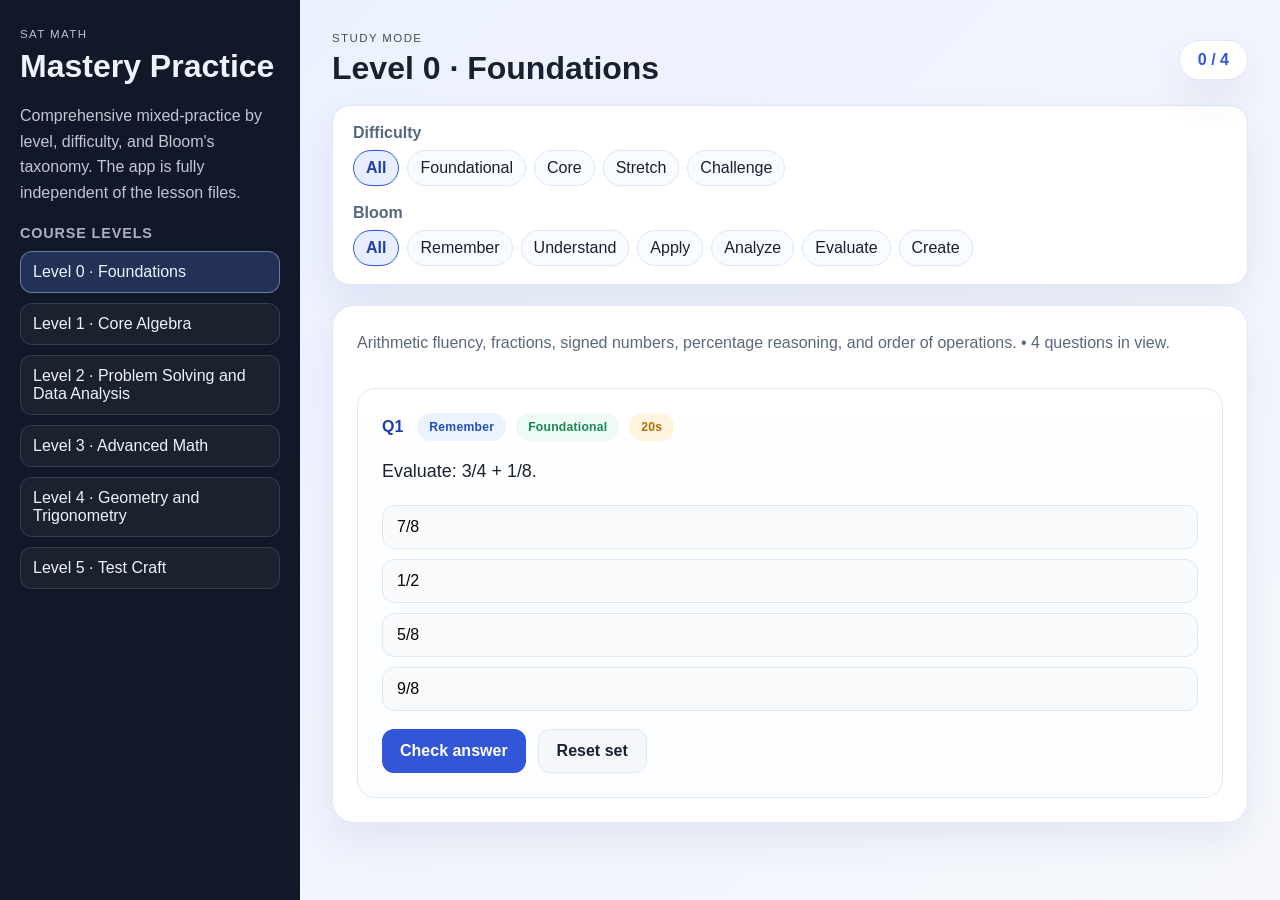
<file: interactive-practice/index.html>
<!DOCTYPE html>
<html lang="en">
  <head>
    <meta charset="UTF-8" />
    <meta name="viewport" content="width=device-width, initial-scale=1.0" />
    <title>SAT Math Mastery Practice</title>
    <link rel="stylesheet" href="styles.css" />
  </head>
  <body>
    <div class="app-shell">
      <aside class="sidebar">
        <div class="brand-block">
          <p class="eyebrow">SAT Math</p>
          <h1>Mastery Practice</h1>
        </div>

        <p class="sidebar-intro">
          Comprehensive mixed-practice by level, difficulty, and Bloom's taxonomy. The app is fully independent of the lesson files.
        </p>

        <div class="sidebar-section">
          <h3>Course levels</h3>
          <nav id="topicList" aria-label="Topic navigation"></nav>
        </div>
      </aside>

      <main class="content">
        <header class="topbar">
          <div>
            <p class="eyebrow">Study mode</p>
            <h2 id="topicTitle">Select a level</h2>
          </div>
          <div class="summary-box">
            <span id="currentScore">0</span>
            <span>/</span>
            <span id="totalQuestions">0</span>
          </div>
        </header>

        <section class="toolbar" aria-label="Practice filters">
          <div class="filter-group">
            <span class="filter-label">Difficulty</span>
            <div id="difficultyFilters" class="chip-row"></div>
          </div>

          <div class="filter-group">
            <span class="filter-label">Bloom</span>
            <div id="bloomFilters" class="chip-row"></div>
          </div>
        </section>

        <section class="quiz-panel">
          <div id="topicMeta" class="topic-meta"></div>

          <div id="questionCard" class="question-card hidden">
            <div class="meta-row">
              <span id="questionNumber" class="question-number">Q1</span>
              <span id="bloomBadge" class="meta-pill bloom-pill">Remember</span>
              <span id="difficultyBadge" class="meta-pill difficulty-pill">Easy</span>
              <span id="timeBadge" class="meta-pill time-pill">20s</span>
            </div>

            <p id="questionText" class="question-text"></p>
            <div id="answerArea" class="answer-area"></div>
            <div id="feedback" class="feedback" aria-live="polite"></div>

            <div class="controls">
              <button id="submitBtn" class="primary-btn">Check answer</button>
              <button id="nextBtn" class="secondary-btn hidden">Next question</button>
              <button id="resetBtn" class="ghost-btn">Reset set</button>
            </div>
          </div>
        </section>
      </main>
    </div>

    <script src="app.js"></script>
  </body>
</html>
</file>
<file: interactive-practice/styles.css>
:root {
  --bg: #edf3ff;
  --panel: #ffffff;
  --panel-alt: #f3f7ff;
  --accent: #3157d8;
  --accent-strong: #1d3ea8;
  --accent-soft: #e8eeff;
  --text: #182130;
  --muted: #58687c;
  --success: #1e8755;
  --success-bg: #eafaf1;
  --danger: #c7422d;
  --danger-bg: #feece9;
  --warning: #b56f00;
  --warning-bg: #fff4de;
  --border: #dfe7f5;
  --shadow: 0 18px 38px rgba(26, 52, 104, 0.08);
}

* {
  box-sizing: border-box;
}

body {
  margin: 0;
  min-height: 100vh;
  font-family: "Segoe UI", Arial, sans-serif;
  background: linear-gradient(135deg, #eaf0ff 0%, #f6f8fc 100%);
  color: var(--text);
}

button, input, select {
  font: inherit;
}

.app-shell {
  display: grid;
  grid-template-columns: 300px 1fr;
  min-height: 100vh;
}

.sidebar {
  background: #111827;
  color: #edf3ff;
  padding: 28px 20px;
}

.brand-block h1 {
  margin: 8px 0 0;
  font-size: 2rem;
}

.eyebrow {
  margin: 0;
  text-transform: uppercase;
  letter-spacing: 0.12em;
  font-size: 0.72rem;
  opacity: 0.78;
}

.sidebar-intro {
  margin: 18px 0 20px;
  line-height: 1.6;
  color: rgba(237, 243, 255, 0.8);
}

.sidebar-section h3 {
  margin: 0 0 10px;
  font-size: 0.9rem;
  letter-spacing: 0.06em;
  text-transform: uppercase;
  color: rgba(237, 243, 255, 0.7);
}

#topicList {
  display: flex;
  flex-direction: column;
  gap: 10px;
}

.topic-button {
  width: 100%;
  background: rgba(255,255,255,0.04);
  color: inherit;
  border: 1px solid rgba(255,255,255,0.12);
  border-radius: 12px;
  padding: 11px 12px;
  text-align: left;
  cursor: pointer;
  transition: 0.2s ease;
}

.topic-button:hover,
.topic-button.is-active {
  background: rgba(107, 143, 255, 0.22);
  border-color: rgba(170, 195, 255, 0.5);
}

.content {
  padding: 32px;
}

.topbar {
  display: flex;
  justify-content: space-between;
  align-items: center;
  gap: 18px;
  margin-bottom: 18px;
}

.topbar h2 {
  margin: 6px 0 0;
  font-size: clamp(1.7rem, 2.5vw, 2.3rem);
}

.summary-box {
  background: var(--panel);
  border: 1px solid var(--border);
  border-radius: 999px;
  padding: 10px 18px;
  font-weight: 700;
  color: var(--accent);
  box-shadow: var(--shadow);
}

.toolbar {
  background: var(--panel);
  border: 1px solid var(--border);
  border-radius: 18px;
  box-shadow: var(--shadow);
  padding: 18px 20px;
  margin-bottom: 20px;
}

.filter-group + .filter-group {
  margin-top: 18px;
}

.filter-label {
  display: block;
  font-weight: 700;
  margin-bottom: 8px;
  color: var(--muted);
}

.chip-row {
  display: flex;
  flex-wrap: wrap;
  gap: 8px;
}

.filter-chip {
  border: 1px solid var(--border);
  background: #f8fbff;
  color: var(--text);
  border-radius: 999px;
  padding: 8px 12px;
  cursor: pointer;
  transition: 0.2s ease;
}

.filter-chip.is-active {
  background: var(--accent-soft);
  border-color: var(--accent);
  color: var(--accent-strong);
  font-weight: 700;
}

.quiz-panel {
  background: var(--panel);
  border: 1px solid var(--border);
  border-radius: 22px;
  box-shadow: var(--shadow);
  padding: 24px;
}

.topic-meta {
  min-height: 40px;
  color: var(--muted);
  margin-bottom: 18px;
  line-height: 1.6;
}

.question-card {
  background: linear-gradient(180deg, #ffffff 0%, #fbfdff 100%);
  border: 1px solid var(--border);
  border-radius: 18px;
  padding: 24px;
}

.meta-row {
  display: flex;
  flex-wrap: wrap;
  gap: 10px;
  align-items: center;
  margin-bottom: 16px;
}

.question-number {
  font-weight: 800;
  color: var(--accent-strong);
  margin-right: 4px;
}

.meta-pill {
  border-radius: 999px;
  padding: 7px 12px;
  font-size: 0.76rem;
  font-weight: 700;
  letter-spacing: 0.02em;
}

.bloom-pill {
  background: #eaf3ff;
  color: #254fb8;
}

.difficulty-pill {
  background: #eefaf4;
  color: var(--success);
}

.time-pill {
  background: #fff4de;
  color: var(--warning);
}

.question-text {
  font-size: 1.12rem;
  line-height: 1.65;
  margin: 0 0 18px;
}

.answer-area {
  display: grid;
  gap: 10px;
  margin-bottom: 18px;
}

.option-button {
  background: #f8fafc;
  border: 1px solid var(--border);
  border-radius: 12px;
  padding: 12px 14px;
  text-align: left;
  cursor: pointer;
  transition: 0.2s ease;
}

.option-button:hover {
  border-color: #9bb5ff;
  background: #f2f6ff;
}

.option-button.is-selected {
  background: var(--accent-soft);
  border-color: var(--accent);
  color: var(--accent-strong);
}

.option-button.is-correct {
  background: var(--success-bg);
  border-color: rgba(30, 135, 85, 0.4);
  color: var(--success);
}

.option-button.is-incorrect {
  background: var(--danger-bg);
  border-color: rgba(199, 66, 45, 0.35);
  color: var(--danger);
}

.text-answer {
  width: min(100%, 260px);
  padding: 12px 14px;
  border-radius: 12px;
  border: 1px solid var(--border);
  background: #f8fafc;
  font-size: 1rem;
}

.feedback {
  min-height: 32px;
  margin-bottom: 18px;
  border-radius: 12px;
  padding: 12px 14px;
  display: none;
  font-weight: 600;
  line-height: 1.5;
}

.feedback.is-success {
  display: block;
  background: var(--success-bg);
  color: var(--success);
}

.feedback.is-error {
  display: block;
  background: var(--danger-bg);
  color: var(--danger);
}

.controls {
  display: flex;
  flex-wrap: wrap;
  gap: 12px;
}

.primary-btn,
.secondary-btn,
.ghost-btn {
  border: none;
  border-radius: 12px;
  padding: 12px 18px;
  font-weight: 700;
  cursor: pointer;
}

.primary-btn {
  background: var(--accent);
  color: white;
}

.secondary-btn {
  background: var(--accent-soft);
  color: var(--accent-strong);
}

.ghost-btn {
  background: #f5f7fb;
  color: var(--text);
  border: 1px solid var(--border);
}

.hidden {
  display: none !important;
}

@media (max-width: 860px) {
  .app-shell {
    grid-template-columns: 1fr;
  }

  .content {
    padding: 20px 16px 30px;
  }

  .topbar {
    flex-direction: column;
    align-items: flex-start;
  }
}
</file>
